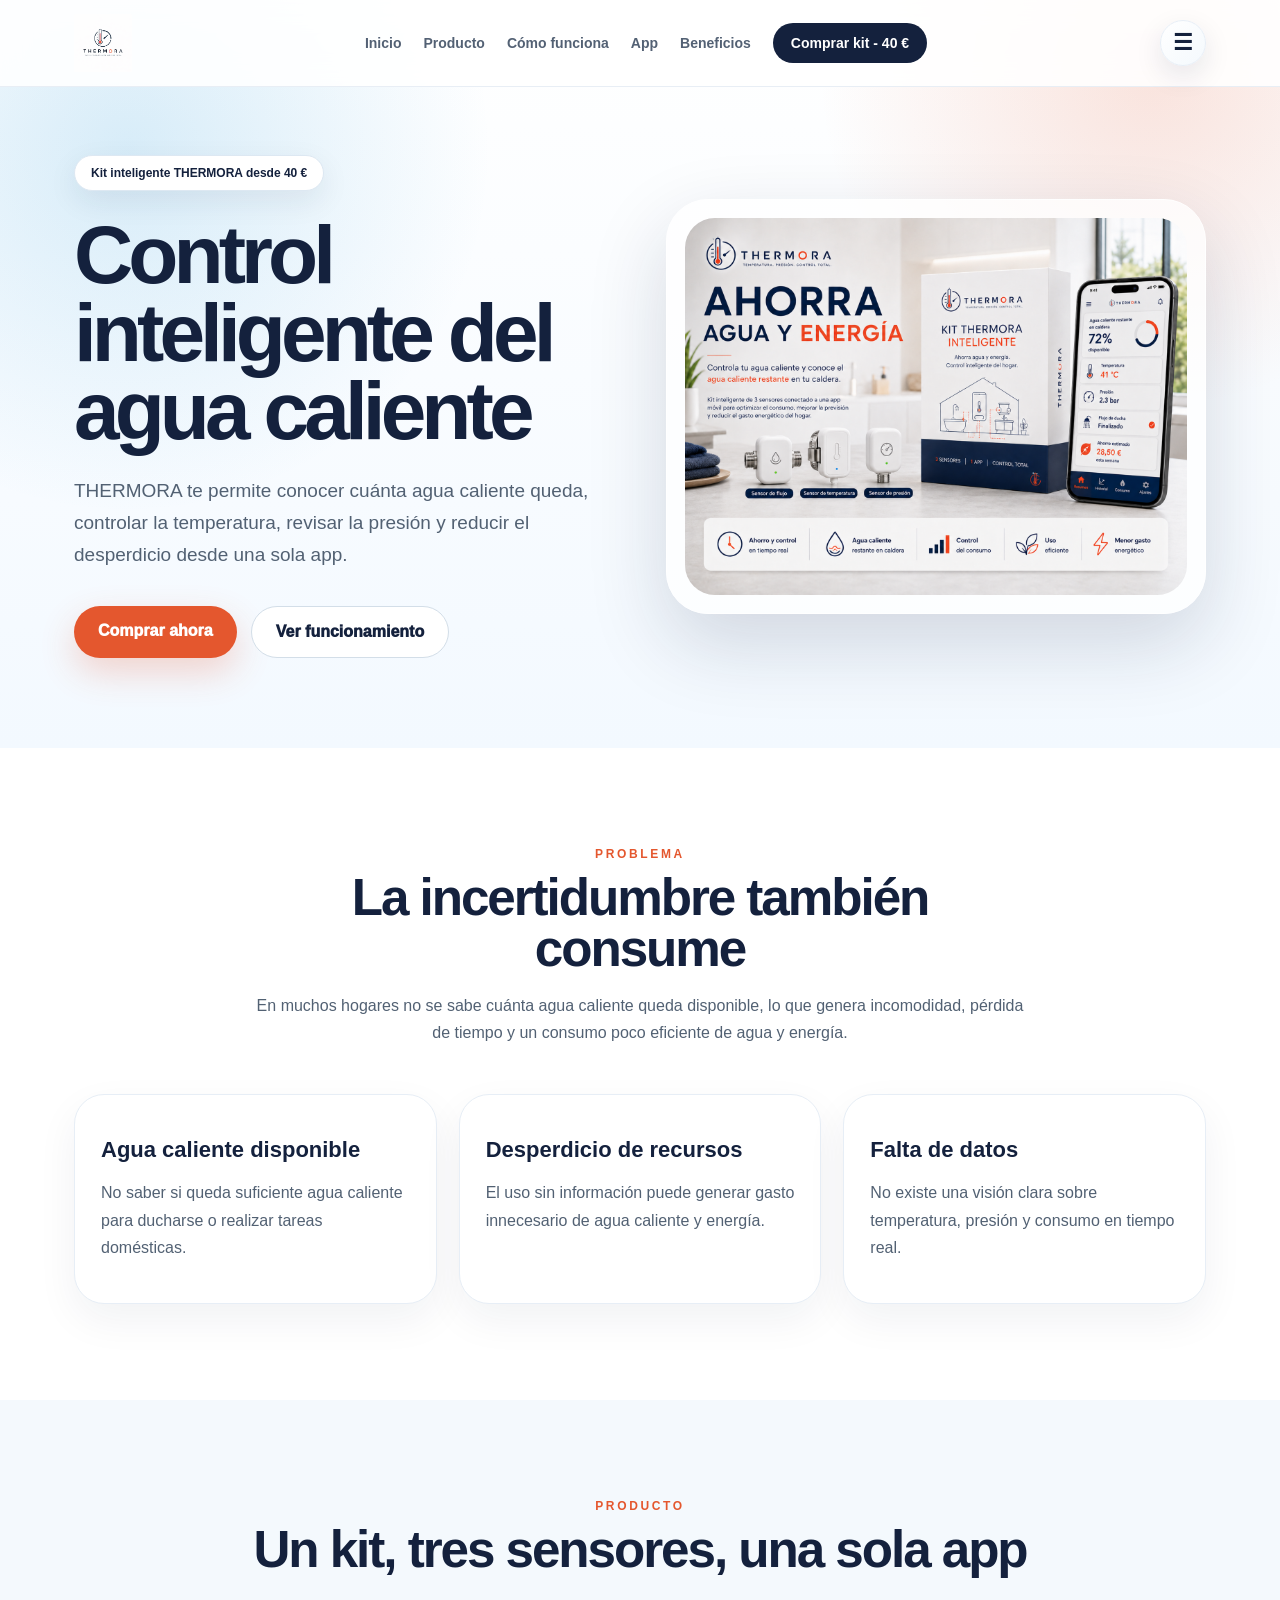
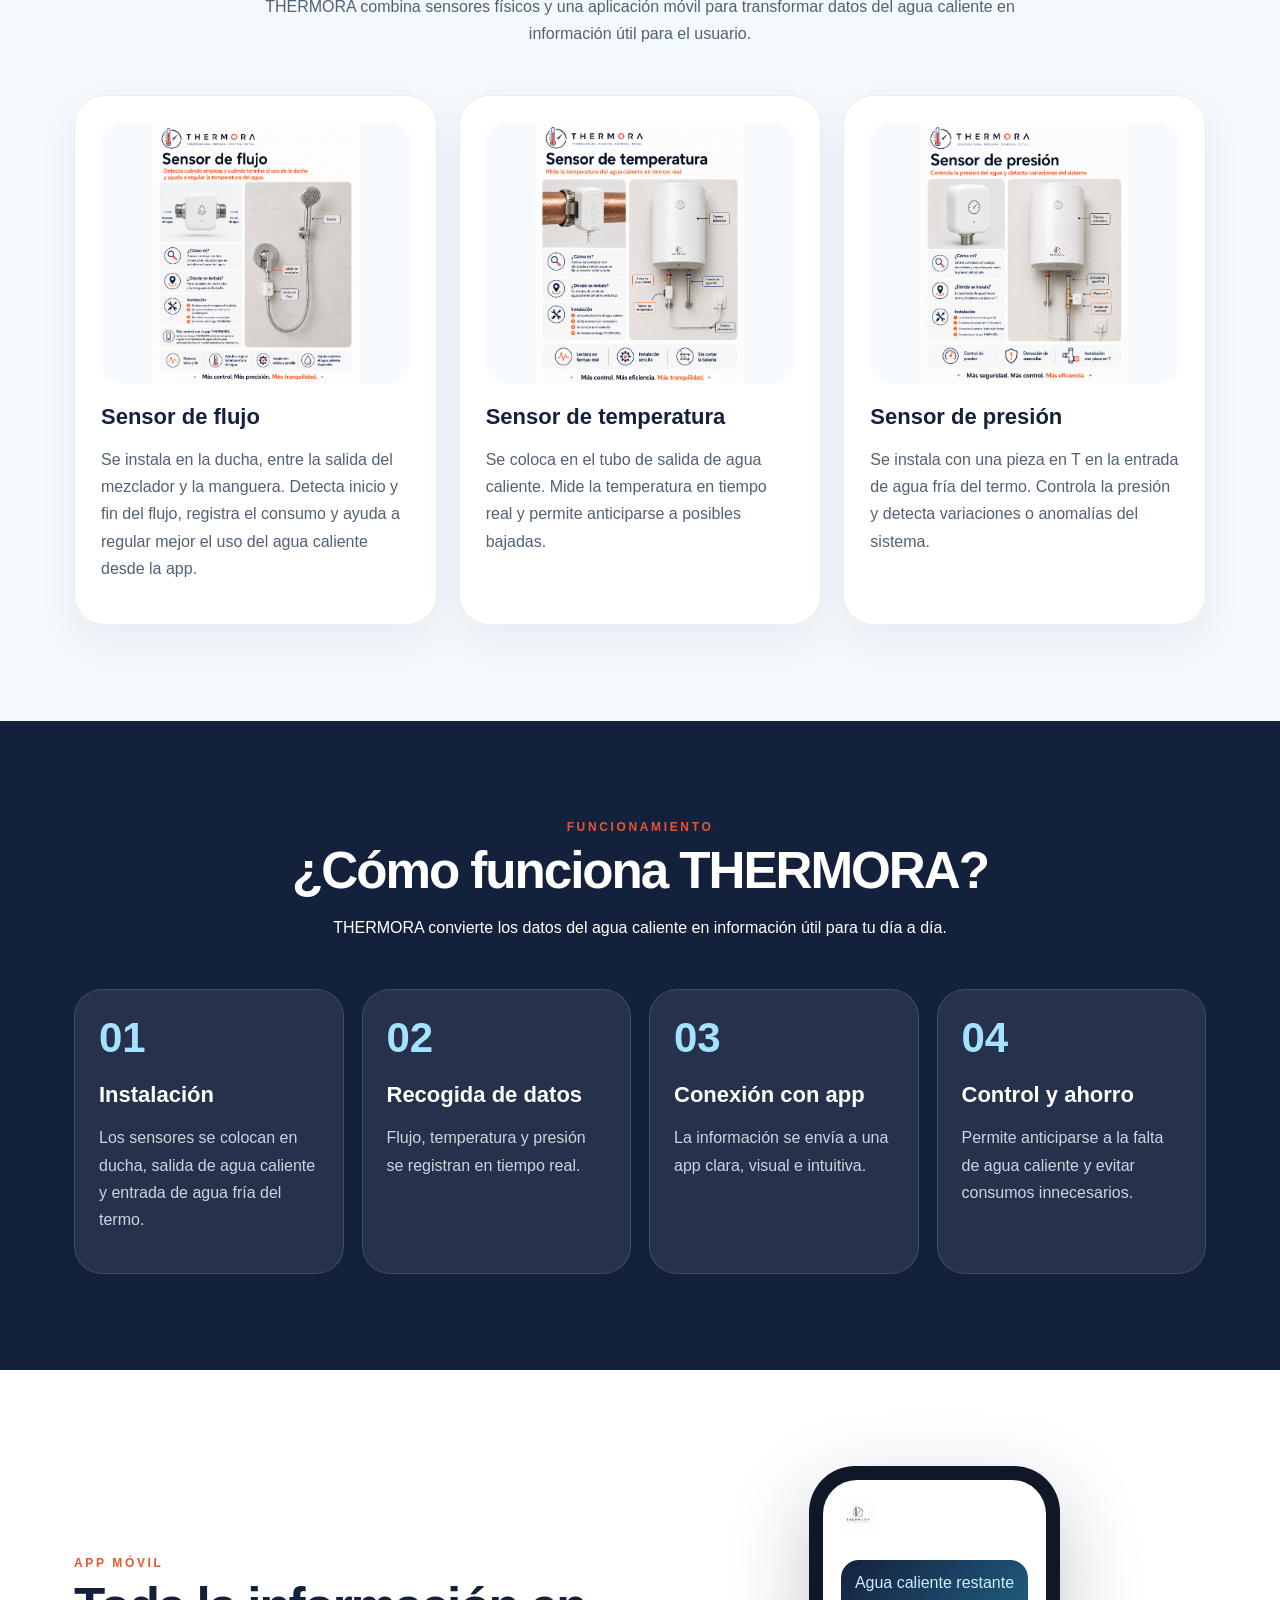
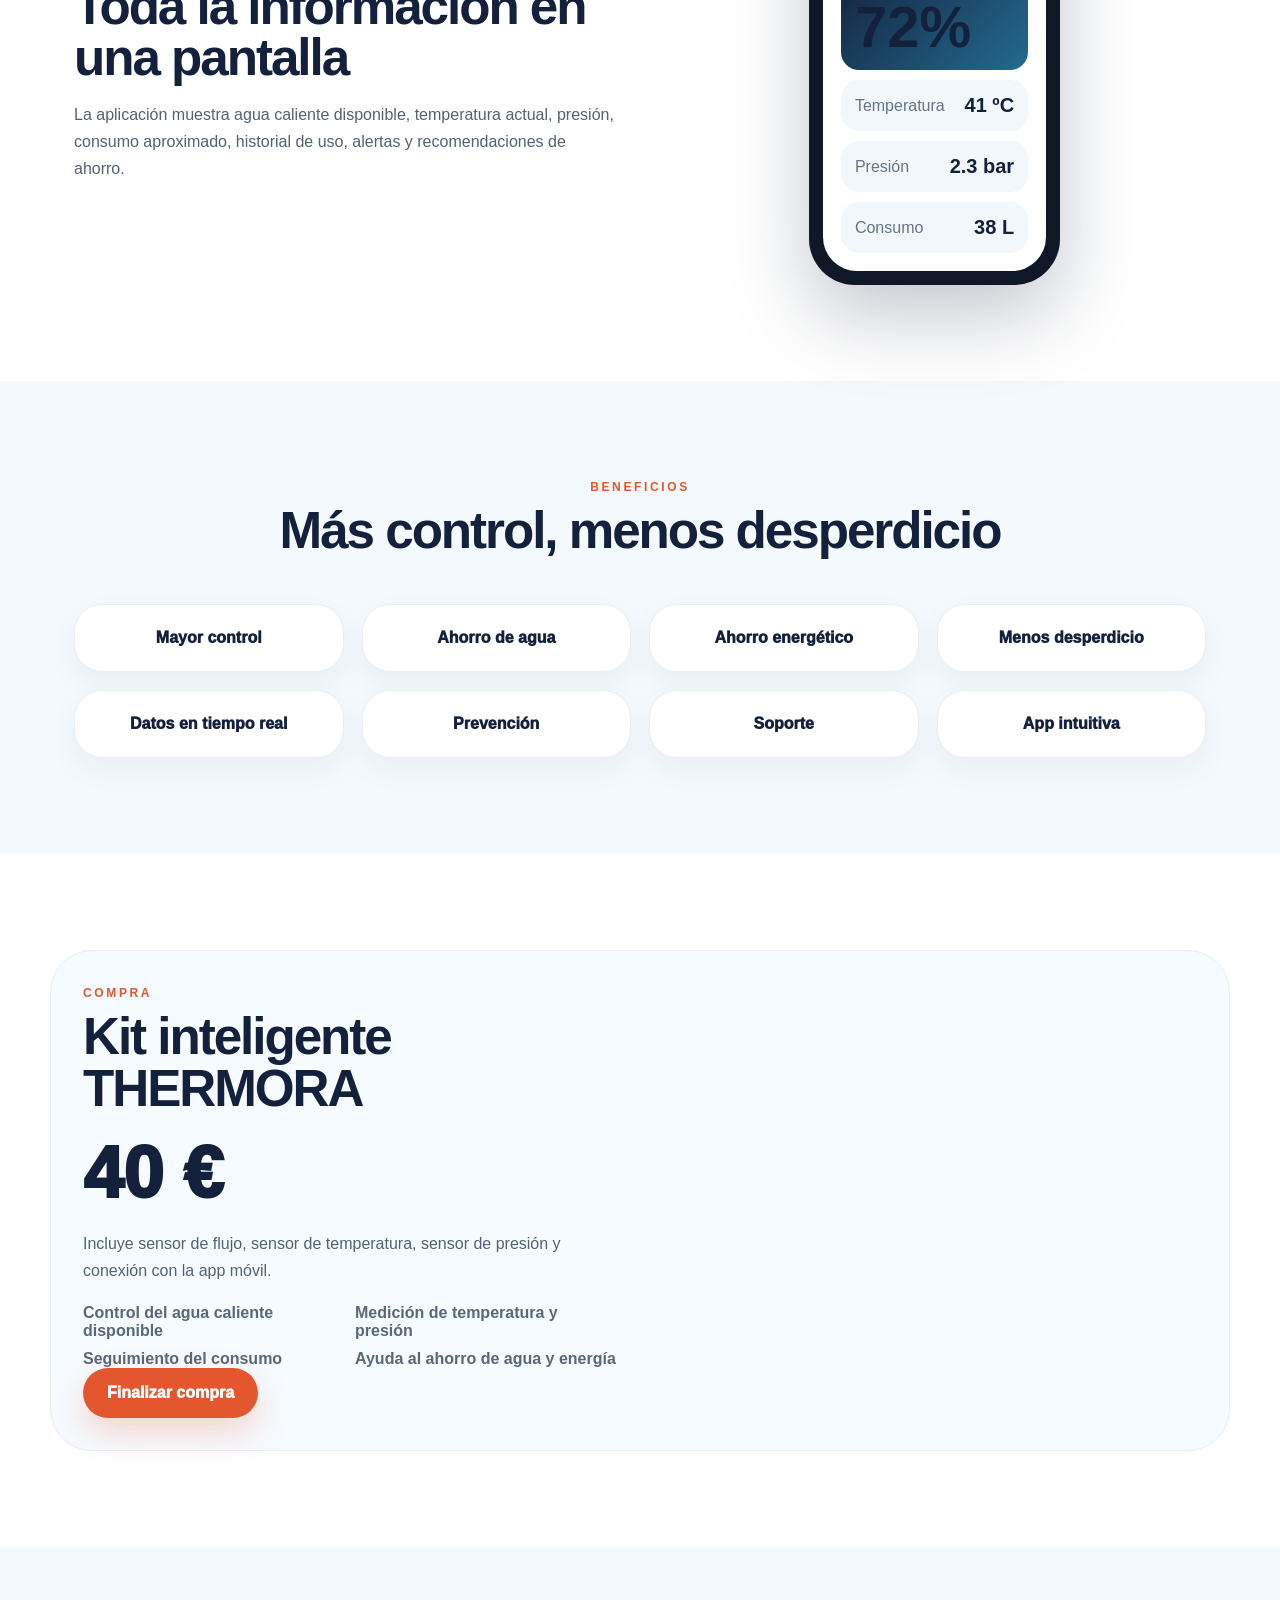
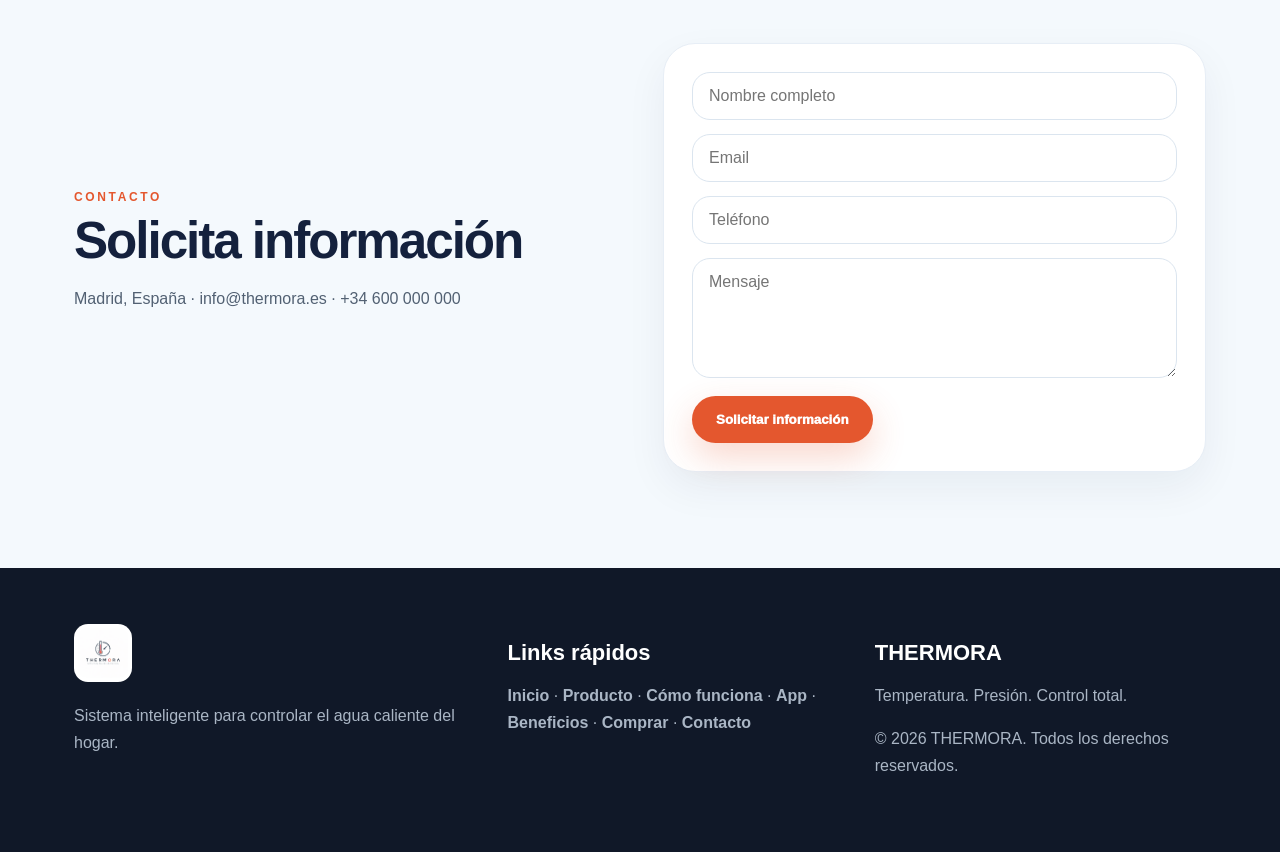
<file: index.html>
<!DOCTYPE html>
<html lang="es">
<head>
  <meta charset="UTF-8" />
  <meta name="viewport" content="width=device-width, initial-scale=1.0" />
  <title>THERMORA | Control inteligente del agua caliente</title>
  <link rel="stylesheet" href="style.css" />
</head>
<body>
  <header class="header">
    <div class="wrap nav">
      <a href="#inicio" class="brand">
        <img src="logo-thermora.png.png" alt="THERMORA">
      </a>

      <nav class="menu">
        <a href="#inicio">Inicio</a>
        <a href="#producto">Producto</a>
        <a href="#como-funciona">Cómo funciona</a>
        <a href="#app">App</a>
        <a href="#beneficios">Beneficios</a>
        <a class="buy-link" href="#comprar">Comprar kit - 40 €</a>
      </nav>

      <details class="empresa-menu-top">
        <summary class="empresa-btn" aria-label="Abrir menú de empresa">☰</summary>
        <div class="empresa-dropdown">
          <a href="empresa.html#sobre-nosotros">Sobre nosotros</a>
          <a href="empresa.html#mision">Misión</a>
          <a href="empresa.html#vision">Visión</a>
          <a href="empresa.html#valores">Valores</a>
        </div>
      </details>
    </div>
  </header>

  <main>
    <section id="inicio" class="hero">
      <div class="wrap hero-grid">
        <div class="hero-text">
          <span class="pill">Kit inteligente THERMORA desde 40 €</span>
          <h1>Control inteligente del agua caliente</h1>
          <p>THERMORA te permite conocer cuánta agua caliente queda, controlar la temperatura, revisar la presión y reducir el desperdicio desde una sola app.</p>
          <div class="actions">
            <a class="btn primary" href="#comprar">Comprar ahora</a>
            <a class="btn secondary" href="#como-funciona">Ver funcionamiento</a>
          </div>
        </div>
        <div class="hero-card">
          <img src="hero-thermora.png" alt="Kit inteligente THERMORA">
        </div>
      </div>
    </section>

    <section id="problema" class="section">
      <div class="wrap">
        <div class="section-title">
          <span>Problema</span>
          <h2>La incertidumbre también consume</h2>
          <p>En muchos hogares no se sabe cuánta agua caliente queda disponible, lo que genera incomodidad, pérdida de tiempo y un consumo poco eficiente de agua y energía.</p>
        </div>
        <div class="cards three">
          <article><h3>Agua caliente disponible</h3><p>No saber si queda suficiente agua caliente para ducharse o realizar tareas domésticas.</p></article>
          <article><h3>Desperdicio de recursos</h3><p>El uso sin información puede generar gasto innecesario de agua caliente y energía.</p></article>
          <article><h3>Falta de datos</h3><p>No existe una visión clara sobre temperatura, presión y consumo en tiempo real.</p></article>
        </div>
      </div>
    </section>

    <section id="producto" class="section soft">
      <div class="wrap">
        <div class="section-title">
          <span>Producto</span>
          <h2>Un kit, tres sensores, una sola app</h2>
          <p>THERMORA combina sensores físicos y una aplicación móvil para transformar datos del agua caliente en información útil para el usuario.</p>
        </div>
        <div class="cards three product">
          <article>
            <img src="sensor-flujo.png" alt="Sensor de flujo">
            <h3>Sensor de flujo</h3>
            <p>Se instala en la ducha, entre la salida del mezclador y la manguera. Detecta inicio y fin del flujo, registra el consumo y ayuda a regular mejor el uso del agua caliente desde la app.</p>
          </article>
          <article>
            <img src="sensor-temperatura.png" alt="Sensor de temperatura">
            <h3>Sensor de temperatura</h3>
            <p>Se coloca en el tubo de salida de agua caliente. Mide la temperatura en tiempo real y permite anticiparse a posibles bajadas.</p>
          </article>
          <article>
            <img src="sensor-presion.png" alt="Sensor de presión">
            <h3>Sensor de presión</h3>
            <p>Se instala con una pieza en T en la entrada de agua fría del termo. Controla la presión y detecta variaciones o anomalías del sistema.</p>
          </article>
        </div>
      </div>
    </section>

    <section id="como-funciona" class="section dark">
      <div class="wrap">
        <div class="section-title light">
          <span>Funcionamiento</span>
          <h2>¿Cómo funciona THERMORA?</h2>
          <p>THERMORA convierte los datos del agua caliente en información útil para tu día a día.</p>
        </div>
        <div class="steps">
          <article><b>01</b><h3>Instalación</h3><p>Los sensores se colocan en ducha, salida de agua caliente y entrada de agua fría del termo.</p></article>
          <article><b>02</b><h3>Recogida de datos</h3><p>Flujo, temperatura y presión se registran en tiempo real.</p></article>
          <article><b>03</b><h3>Conexión con app</h3><p>La información se envía a una app clara, visual e intuitiva.</p></article>
          <article><b>04</b><h3>Control y ahorro</h3><p>Permite anticiparse a la falta de agua caliente y evitar consumos innecesarios.</p></article>
        </div>
      </div>
    </section>

    <section id="app" class="section">
      <div class="wrap app-grid">
        <div>
          <span class="eyebrow">App móvil</span>
          <h2>Toda la información en una pantalla</h2>
          <p>La aplicación muestra agua caliente disponible, temperatura actual, presión, consumo aproximado, historial de uso, alertas y recomendaciones de ahorro.</p>
        </div>
        <div class="phone">
          <div class="phone-screen">
            <img src="logo-thermora.png.png" alt="THERMORA" class="phone-logo">
            <div class="metric big"><span>Agua caliente restante</span><strong>72%</strong></div>
            <div class="metric"><span>Temperatura</span><strong>41 ºC</strong></div>
            <div class="metric"><span>Presión</span><strong>2.3 bar</strong></div>
            <div class="metric"><span>Consumo</span><strong>38 L</strong></div>
          </div>
        </div>
      </div>
    </section>

    <section id="beneficios" class="section soft">
      <div class="wrap">
        <div class="section-title">
          <span>Beneficios</span>
          <h2>Más control, menos desperdicio</h2>
        </div>
        <div class="benefits">
          <div>Mayor control</div><div>Ahorro de agua</div><div>Ahorro energético</div><div>Menos desperdicio</div>
          <div>Datos en tiempo real</div><div>Prevención</div><div>Soporte</div><div>App intuitiva</div>
        </div>
      </div>
    </section>

    <section id="comprar" class="section">
      <div class="wrap buy">
        <div>
          <span class="eyebrow">Compra</span>
          <h2>Kit inteligente THERMORA</h2>
          <div class="price">40 €</div>
          <p>Incluye sensor de flujo, sensor de temperatura, sensor de presión y conexión con la app móvil.</p>

          <div class="trust">
            <span>Control del agua caliente disponible</span>
            <span>Medición de temperatura y presión</span>
            <span>Seguimiento del consumo</span>
            <span>Ayuda al ahorro de agua y energía</span>
          </div>

          <a class="btn primary" href="#contacto">Finalizar compra</a>
        </div>
      </div>
    </section>

    <section id="contacto" class="section soft">
      <div class="wrap contact">
        <div>
          <span class="eyebrow">Contacto</span>
          <h2>Solicita información</h2>
          <p>Madrid, España · info@thermora.es · +34 600 000 000</p>
        </div>
        <form>
          <input placeholder="Nombre completo">
          <input placeholder="Email">
          <input placeholder="Teléfono">
          <textarea placeholder="Mensaje"></textarea>
          <button type="button" class="btn primary">Solicitar información</button>
        </form>
      </div>
    </section>
  </main>

  <footer class="footer">
    <div class="wrap footer-grid">
      <div>
        <img src="logo-thermora.png.png" alt="THERMORA">
        <p>Sistema inteligente para controlar el agua caliente del hogar.</p>
      </div>

      <div>
        <h3>Links rápidos</h3>
        <p class="footer-links">
          <a href="#inicio">Inicio</a> ·
          <a href="#producto">Producto</a> ·
          <a href="#como-funciona">Cómo funciona</a> ·
          <a href="#app">App</a> ·
          <a href="#beneficios">Beneficios</a> ·
          <a href="#comprar">Comprar</a> ·
          <a href="#contacto">Contacto</a>
        </p>
      </div>

      <div>
        <h3>THERMORA</h3>
        <p>Temperatura. Presión. Control total.</p>
        <p>© 2026 THERMORA. Todos los derechos reservados.</p>
      </div>
    </div>
  </footer>
</body>
</html>
</file>
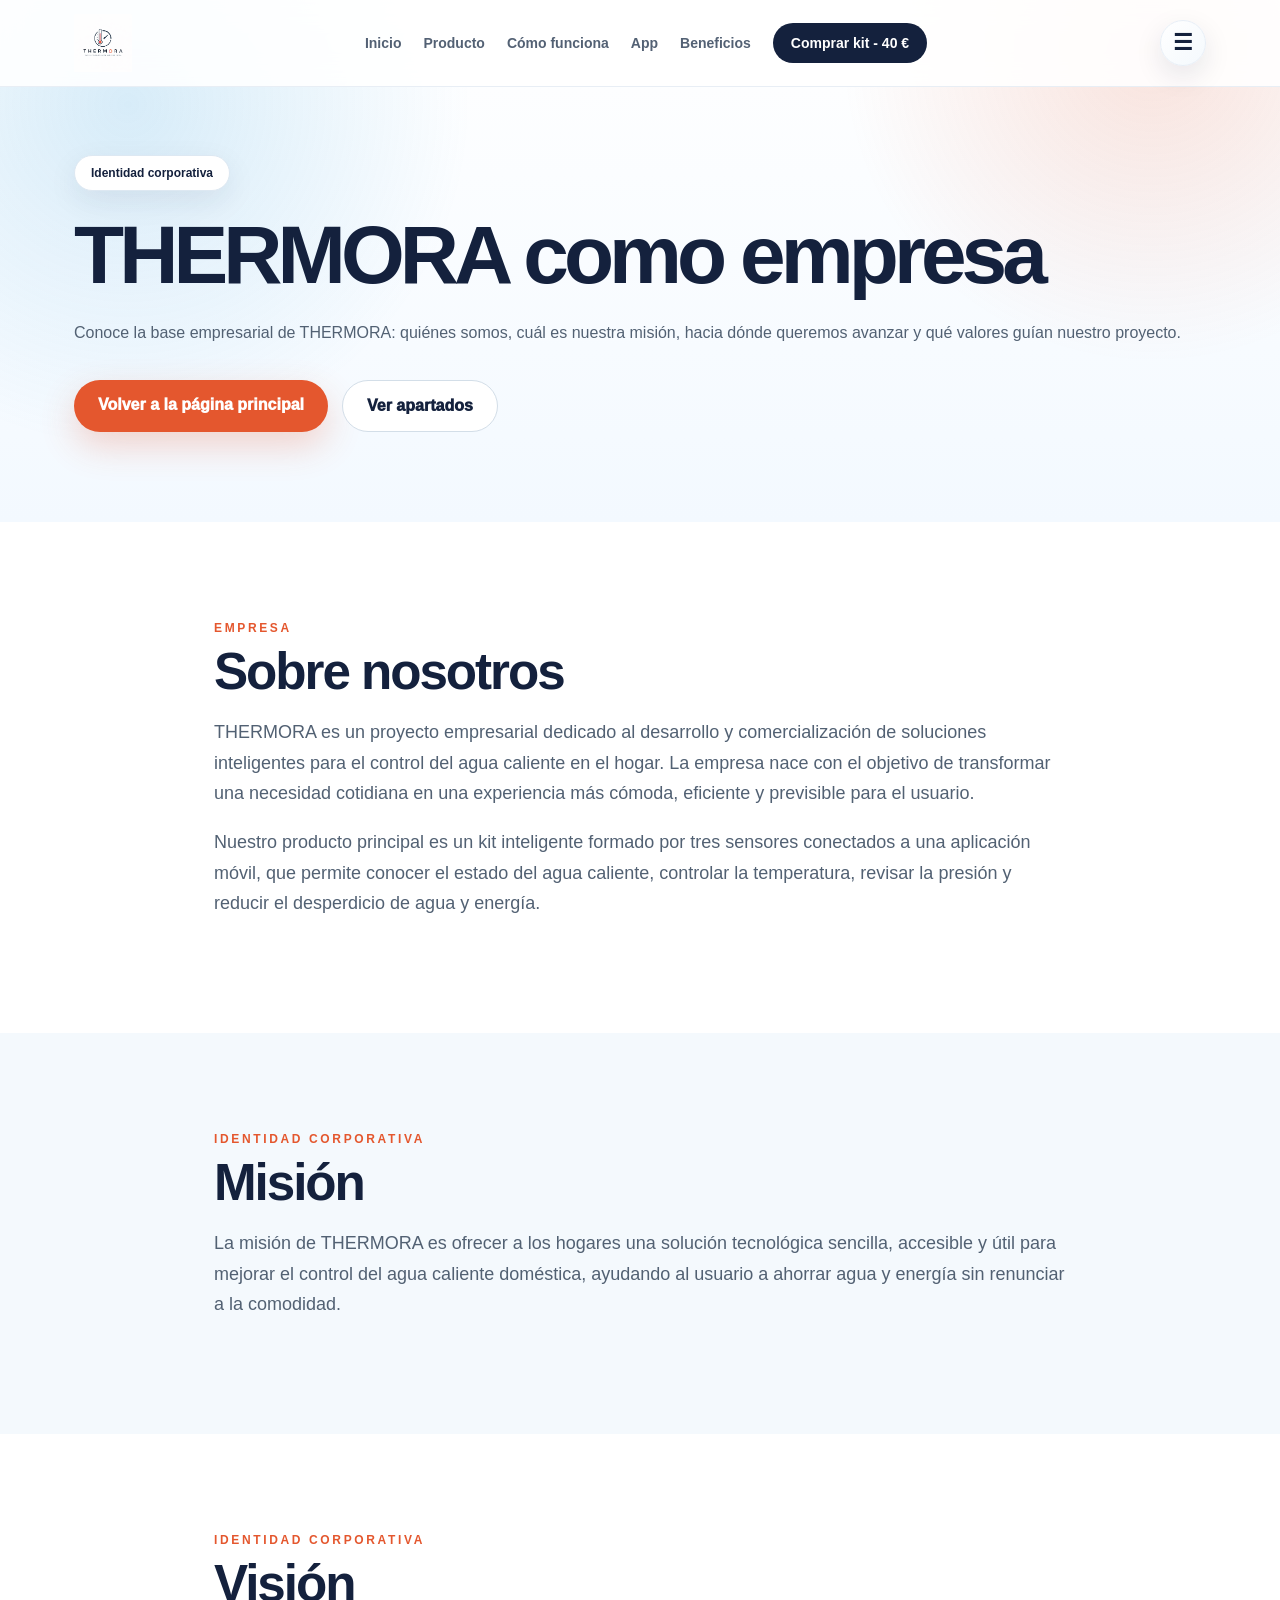
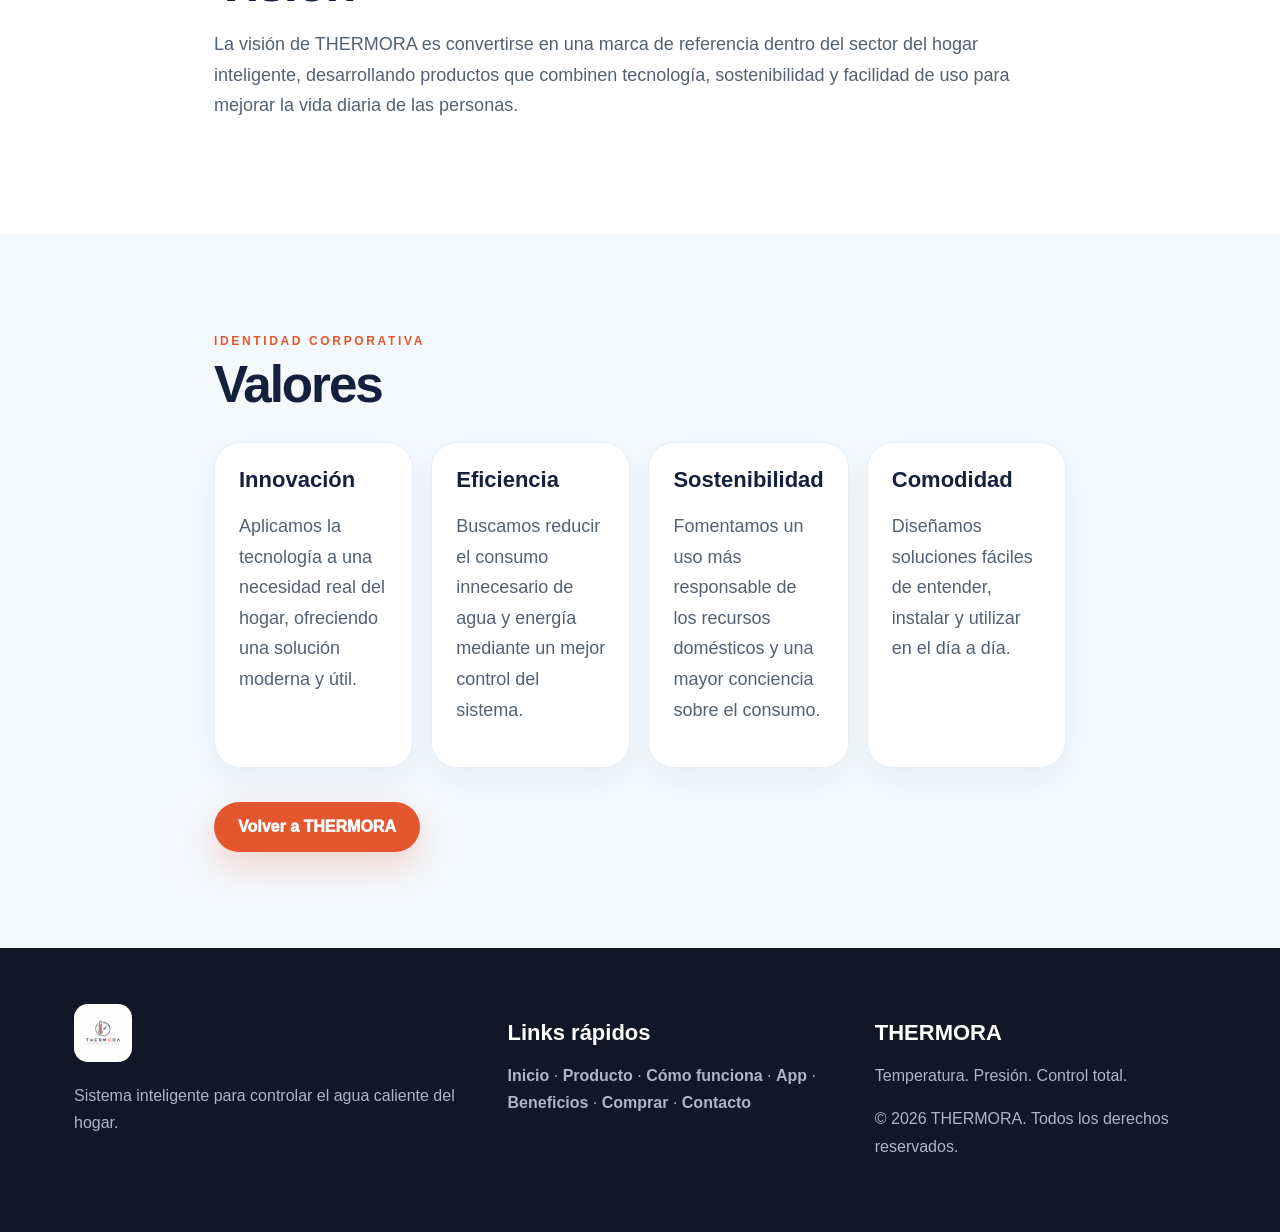
<file: empresa.html>
<!DOCTYPE html>
<html lang="es">
<head>
  <meta charset="UTF-8" />
  <meta name="viewport" content="width=device-width, initial-scale=1.0" />
  <title>THERMORA | Empresa</title>
  <link rel="stylesheet" href="style.css" />
</head>
<body>
  <header class="header">
    <div class="wrap nav">
      <a href="index.html" class="brand">
        <img src="logo-thermora.png.png" alt="THERMORA">
      </a>

      <nav class="menu">
        <a href="index.html#inicio">Inicio</a>
        <a href="index.html#producto">Producto</a>
        <a href="index.html#como-funciona">Cómo funciona</a>
        <a href="index.html#app">App</a>
        <a href="index.html#beneficios">Beneficios</a>
        <a class="buy-link" href="index.html#comprar">Comprar kit - 40 €</a>
      </nav>

      <details class="empresa-menu-top">
        <summary class="empresa-btn" aria-label="Abrir menú de empresa">☰</summary>
        <div class="empresa-dropdown">
          <a href="#sobre-nosotros">Sobre nosotros</a>
          <a href="#mision">Misión</a>
          <a href="#vision">Visión</a>
          <a href="#valores">Valores</a>
        </div>
      </details>
    </div>
  </header>

  <main>
    <section class="hero empresa-hero">
      <div class="wrap">
        <span class="pill">Identidad corporativa</span>
        <h1>THERMORA como empresa</h1>
        <p class="hero-text">
          Conoce la base empresarial de THERMORA: quiénes somos, cuál es nuestra misión, hacia dónde queremos avanzar y qué valores guían nuestro proyecto.
        </p>
        <div class="actions">
          <a class="btn primary" href="index.html">Volver a la página principal</a>
          <a class="btn secondary" href="#sobre-nosotros">Ver apartados</a>
        </div>
      </div>
    </section>

    <section id="sobre-nosotros" class="section empresa-section">
      <div class="wrap empresa-box">
        <span class="eyebrow">Empresa</span>
        <h2>Sobre nosotros</h2>
        <p>
          THERMORA es un proyecto empresarial dedicado al desarrollo y comercialización de soluciones inteligentes para el control del agua caliente en el hogar. La empresa nace con el objetivo de transformar una necesidad cotidiana en una experiencia más cómoda, eficiente y previsible para el usuario.
        </p>
        <p>
          Nuestro producto principal es un kit inteligente formado por tres sensores conectados a una aplicación móvil, que permite conocer el estado del agua caliente, controlar la temperatura, revisar la presión y reducir el desperdicio de agua y energía.
        </p>
      </div>
    </section>

    <section id="mision" class="section empresa-section soft">
      <div class="wrap empresa-box">
        <span class="eyebrow">Identidad corporativa</span>
        <h2>Misión</h2>
        <p>
          La misión de THERMORA es ofrecer a los hogares una solución tecnológica sencilla, accesible y útil para mejorar el control del agua caliente doméstica, ayudando al usuario a ahorrar agua y energía sin renunciar a la comodidad.
        </p>
      </div>
    </section>

    <section id="vision" class="section empresa-section">
      <div class="wrap empresa-box">
        <span class="eyebrow">Identidad corporativa</span>
        <h2>Visión</h2>
        <p>
          La visión de THERMORA es convertirse en una marca de referencia dentro del sector del hogar inteligente, desarrollando productos que combinen tecnología, sostenibilidad y facilidad de uso para mejorar la vida diaria de las personas.
        </p>
      </div>
    </section>

    <section id="valores" class="section empresa-section soft">
      <div class="wrap empresa-box">
        <span class="eyebrow">Identidad corporativa</span>
        <h2>Valores</h2>

        <div class="valores-grid">
          <div>
            <h3>Innovación</h3>
            <p>Aplicamos la tecnología a una necesidad real del hogar, ofreciendo una solución moderna y útil.</p>
          </div>
          <div>
            <h3>Eficiencia</h3>
            <p>Buscamos reducir el consumo innecesario de agua y energía mediante un mejor control del sistema.</p>
          </div>
          <div>
            <h3>Sostenibilidad</h3>
            <p>Fomentamos un uso más responsable de los recursos domésticos y una mayor conciencia sobre el consumo.</p>
          </div>
          <div>
            <h3>Comodidad</h3>
            <p>Diseñamos soluciones fáciles de entender, instalar y utilizar en el día a día.</p>
          </div>
        </div>

        <div class="actions empresa-actions">
          <a class="btn primary" href="index.html">Volver a THERMORA</a>
        </div>
      </div>
    </section>
  </main>

  <footer class="footer">
    <div class="wrap footer-grid">
      <div>
        <img src="logo-thermora.png.png" alt="THERMORA">
        <p>Sistema inteligente para controlar el agua caliente del hogar.</p>
      </div>

      <div>
        <h3>Links rápidos</h3>
        <p class="footer-links">
          <a href="index.html#inicio">Inicio</a> ·
          <a href="index.html#producto">Producto</a> ·
          <a href="index.html#como-funciona">Cómo funciona</a> ·
          <a href="index.html#app">App</a> ·
          <a href="index.html#beneficios">Beneficios</a> ·
          <a href="index.html#comprar">Comprar</a> ·
          <a href="index.html#contacto">Contacto</a>
        </p>
      </div>

      <div>
        <h3>THERMORA</h3>
        <p>Temperatura. Presión. Control total.</p>
        <p>© 2026 THERMORA. Todos los derechos reservados.</p>
      </div>
    </div>
  </footer>
</body>
</html>
</file>
<file: style.css>
:root{--navy:#14213d;--orange:#e4572e;--water:#2d9cdb;--soft:#f4f9fd;--text:#526173}
*{box-sizing:border-box}
html{scroll-behavior:smooth}
body{margin:0;font-family:Inter,Arial,sans-serif;background:#fff;color:var(--navy)}
a{text-decoration:none;color:inherit}
img{max-width:100%}
.wrap{max-width:1180px;margin:0 auto;padding:0 24px}
.header{position:fixed;top:0;left:0;right:0;z-index:10;background:rgba(255,255,255,.88);backdrop-filter:blur(14px);border-bottom:1px solid #e8eef5}
.nav{height:86px;display:flex;align-items:center;justify-content:space-between;gap:20px}
.brand img{height:58px;width:auto;display:block}
.menu{display:flex;align-items:center;gap:22px;font-size:14px;font-weight:800;color:#536174}
.menu a:hover{color:var(--orange)}
.buy-link{background:var(--navy);color:#fff!important;padding:12px 18px;border-radius:999px}
.hero{padding:155px 0 90px;background:radial-gradient(circle at 10% 20%,rgba(45,156,219,.18),transparent 28%),radial-gradient(circle at 90% 10%,rgba(228,87,46,.16),transparent 25%),linear-gradient(180deg,#fff,#f3f9ff)}
.hero-grid{display:grid;grid-template-columns:1fr 1fr;gap:52px;align-items:center}
.pill,.eyebrow,.section-title span{display:inline-block;font-size:12px;font-weight:900;letter-spacing:.22em;text-transform:uppercase;color:var(--orange)}
.pill{background:#fff;border:1px solid #dde8f2;border-radius:999px;padding:10px 16px;box-shadow:0 10px 30px rgba(20,33,61,.08);color:var(--navy);letter-spacing:0;text-transform:none}
h1{font-size:clamp(46px,7vw,82px);line-height:.95;letter-spacing:-.06em;margin:25px 0;color:var(--navy)}
h2{font-size:clamp(30px,4vw,52px);line-height:1;letter-spacing:-.04em;margin:10px 0 18px;color:var(--navy)}
h3{font-size:22px;margin:16px 0 10px;color:var(--navy)}
p{color:var(--text);line-height:1.7}
.hero-text p{font-size:19px;max-width:650px}
.actions{display:flex;gap:14px;flex-wrap:wrap;margin-top:34px}
.btn{display:inline-block;border:0;border-radius:999px;padding:16px 24px;font-weight:950;cursor:pointer}
.primary{background:var(--orange);color:#fff;box-shadow:0 14px 35px rgba(228,87,46,.24)}
.secondary{background:#fff;color:var(--navy);border:1px solid #d3dee8}
.hero-card{background:rgba(255,255,255,.75);border:1px solid #fff;border-radius:42px;padding:18px;box-shadow:0 30px 80px rgba(20,33,61,.16)}
.hero-card img{border-radius:30px;display:block}
.section{padding:96px 0}
.soft{background:var(--soft)}
.section-title{text-align:center;max-width:780px;margin:0 auto 48px}
.section-title.light h2,.section-title.light p{color:#fff}
.cards{display:grid;gap:22px}
.three{grid-template-columns:repeat(3,1fr)}
.card,.cards article{background:#fff;border:1px solid #e7eef6;border-radius:30px;padding:26px;box-shadow:0 16px 42px rgba(20,33,61,.06)}
.product article img{aspect-ratio:1.18/1;object-fit:contain;background:#f7fbff;border-radius:22px}
.dark{background:var(--navy);color:#fff}
.dark h3{color:#fff}.dark p{color:#cbd5e1}
.steps{display:grid;grid-template-columns:repeat(4,1fr);gap:18px}
.step,.steps article{background:rgba(255,255,255,.08);border:1px solid rgba(255,255,255,.12);border-radius:28px;padding:24px}
.steps b{font-size:42px;color:#a5e2ff;display:block;margin-bottom:20px}
.app-grid,.buy,.contact{display:grid;grid-template-columns:1fr 1fr;gap:46px;align-items:center}
.phone{background:#101828;border-radius:46px;padding:14px;max-width:340px;margin:0 auto;box-shadow:0 30px 80px rgba(20,33,61,.25)}
.phone-screen{background:#fff;border-radius:34px;padding:18px}
.phone-logo{height:34px;width:auto;object-fit:contain;margin-bottom:14px}
.metric{background:#f2f7fb;border-radius:18px;padding:14px;margin-top:10px;display:flex;justify-content:space-between;align-items:center}
.metric.big{background:linear-gradient(135deg,var(--navy),#236b8f);color:#fff;display:block}
.metric.big span{color:#cdefff}.metric.big strong{display:block;font-size:58px;line-height:1;margin-top:6px}
.metric span{color:#657386}.metric strong{color:var(--navy);font-size:20px}
.benefits{display:grid;grid-template-columns:repeat(4,1fr);gap:18px}
.benefits div{background:#fff;border:1px solid #e7eef6;border-radius:28px;padding:24px;text-align:center;font-weight:950;box-shadow:0 12px 30px rgba(20,33,61,.05)}
.buy{background:#f6fbff;border:1px solid #e7eef6;border-radius:42px;padding:32px}
.buy-images{display:grid;grid-template-columns:repeat(3,1fr);gap:12px}
.buy-images img{background:#fff;border-radius:22px;padding:8px;object-fit:contain;aspect-ratio:1/1;box-shadow:0 10px 25px rgba(20,33,61,.06)}
.price{font-size:72px;font-weight:950;margin:12px 0;color:var(--navy)}
.trust{display:grid;grid-template-columns:1fr 1fr;gap:10px;margin-top:20px;color:#59677b;font-weight:800}
form{background:#fff;border:1px solid #e7eef6;border-radius:32px;padding:28px;box-shadow:0 16px 42px rgba(20,33,61,.06)}
input,textarea{width:100%;border:1px solid #dbe5ef;border-radius:18px;padding:14px 16px;margin-bottom:14px;font:inherit}
textarea{min-height:120px}
.footer{background:#101828;color:#fff;padding:56px 0}
.footer-grid{display:grid;grid-template-columns:1.2fr 1fr 1fr;gap:36px}
.footer img{height:58px;background:#fff;border-radius:14px;padding:4px}
.footer h3{color:#fff}
.footer p{color:#aab6c5}

.footer-links a {
  color: #aab6c5;
  font-weight: 700;
  transition: color 0.2s ease;
}

.footer-links a:hover {
  color: #ffffff;
}

/* MENÚ EMPRESA DESPLEGABLE */

.empresa-menu-top {
  position: relative;
  display: inline-block;
  flex-shrink: 0;
}

.empresa-menu-top summary {
  list-style: none;
}

.empresa-menu-top summary::-webkit-details-marker {
  display: none;
}

.empresa-btn {
  width: 46px;
  height: 46px;
  border: 1px solid #e7eef6;
  background: linear-gradient(135deg, #ffffff, #f4f9fd);
  color: #14213d;
  font-family: inherit;
  font-size: 22px;
  font-weight: 900;
  border-radius: 50%;
  cursor: pointer;
  box-shadow: 0 10px 28px rgba(20,33,61,.10);
  display: flex;
  align-items: center;
  justify-content: center;
  transition: all .2s ease;
}

.empresa-btn:hover {
  color: #e4572e;
  border-color: #e4572e;
  transform: translateY(-1px);
  box-shadow: 0 14px 32px rgba(20,33,61,.14);
}

.empresa-menu-top[open] .empresa-btn {
  background: #14213d;
  color: #ffffff;
  border-color: #14213d;
}

.empresa-dropdown {
  position: absolute;
  top: 58px;
  right: 0;
  min-width: 220px;
  background: #ffffff;
  border: 1px solid #e7eef6;
  border-radius: 22px;
  box-shadow: 0 22px 55px rgba(20,33,61,.16);
  padding: 10px;
  z-index: 200;
  animation: menuFade .18s ease;
}

.empresa-dropdown a {
  display: block;
  padding: 13px 15px;
  border-radius: 14px;
  color: #536174;
  font-weight: 850;
  white-space: nowrap;
}

.empresa-dropdown a:hover {
  background: #f4f9fd;
  color: #e4572e;
}

@keyframes menuFade {
  from {
    opacity: 0;
    transform: translateY(-6px);
  }
  to {
    opacity: 1;
    transform: translateY(0);
  }
}

/* SECCIONES EMPRESA */

.empresa-section {
  scroll-margin-top: 100px;
}

.empresa-box {
  max-width: 900px;
}

.empresa-box h2 {
  margin-bottom: 20px;
}

.empresa-box p {
  font-size: 18px;
}

.valores-grid {
  display: grid;
  grid-template-columns: repeat(4, 1fr);
  gap: 18px;
  margin-top: 32px;
}

.valores-grid div {
  background: #ffffff;
  border: 1px solid #e7eef6;
  border-radius: 26px;
  padding: 24px;
  box-shadow: 0 12px 30px rgba(20,33,61,.05);
}

.valores-grid h3 {
  margin-top: 0;
}

@media(max-width:900px){
  .menu{display:none}
  .hero-grid,.app-grid,.buy,.contact,.footer-grid{grid-template-columns:1fr}
  .three,.steps{grid-template-columns:1fr}
  .benefits{grid-template-columns:1fr 1fr}
  .section{padding:72px 0}
  .nav{height:72px}
  .brand img{height:42px}
  .valores-grid{grid-template-columns:1fr}

  .empresa-btn {
    width: 42px;
    height: 42px;
    font-size: 20px;
  }

  .empresa-dropdown {
    right: 0;
    top: 52px;
    min-width: 205px;
  }
}

@media(max-width:560px){
  .benefits,.buy-images{grid-template-columns:1fr}
  .wrap{padding:0 14px}
  h1{font-size:44px}

  .nav {
    gap: 10px;
  }

  .empresa-btn {
    width: 40px;
    height: 40px;
    font-size: 19px;
  }

  .brand img {
    height: 38px;
  }
}
</file>
